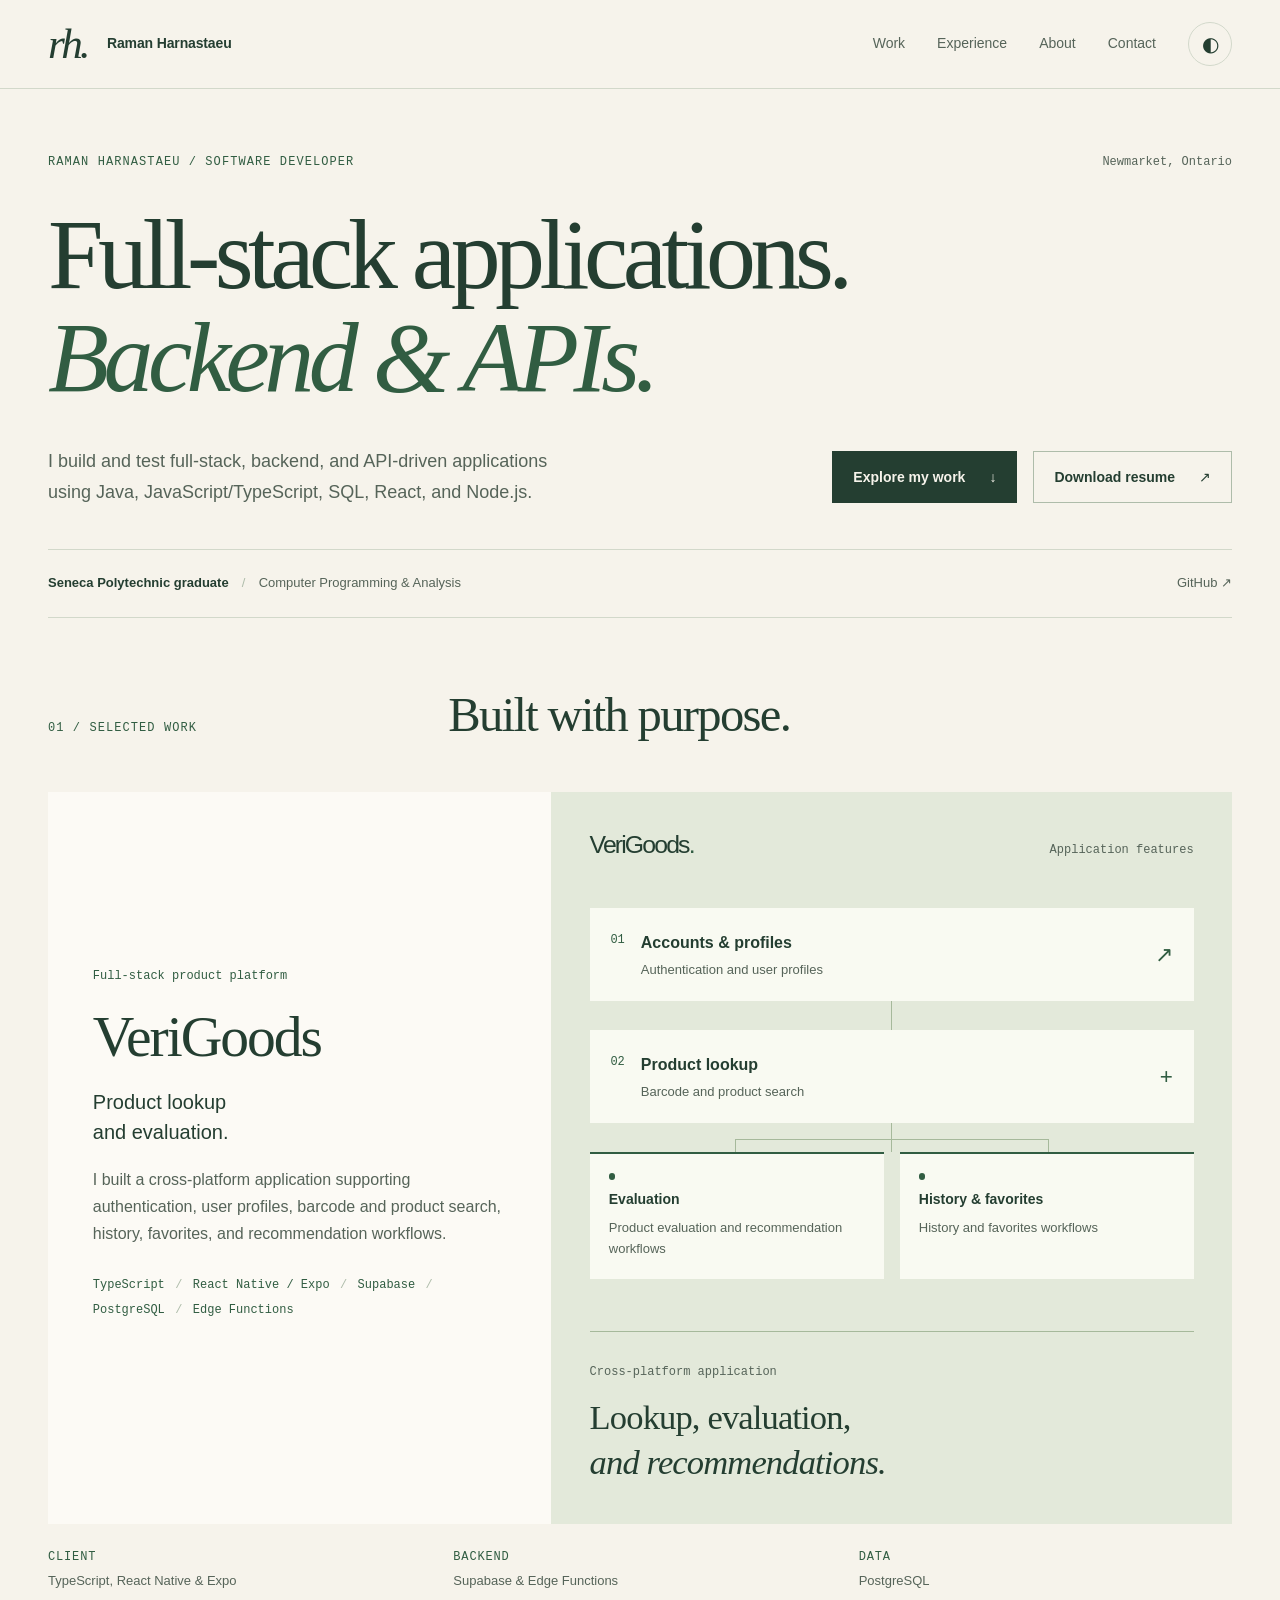
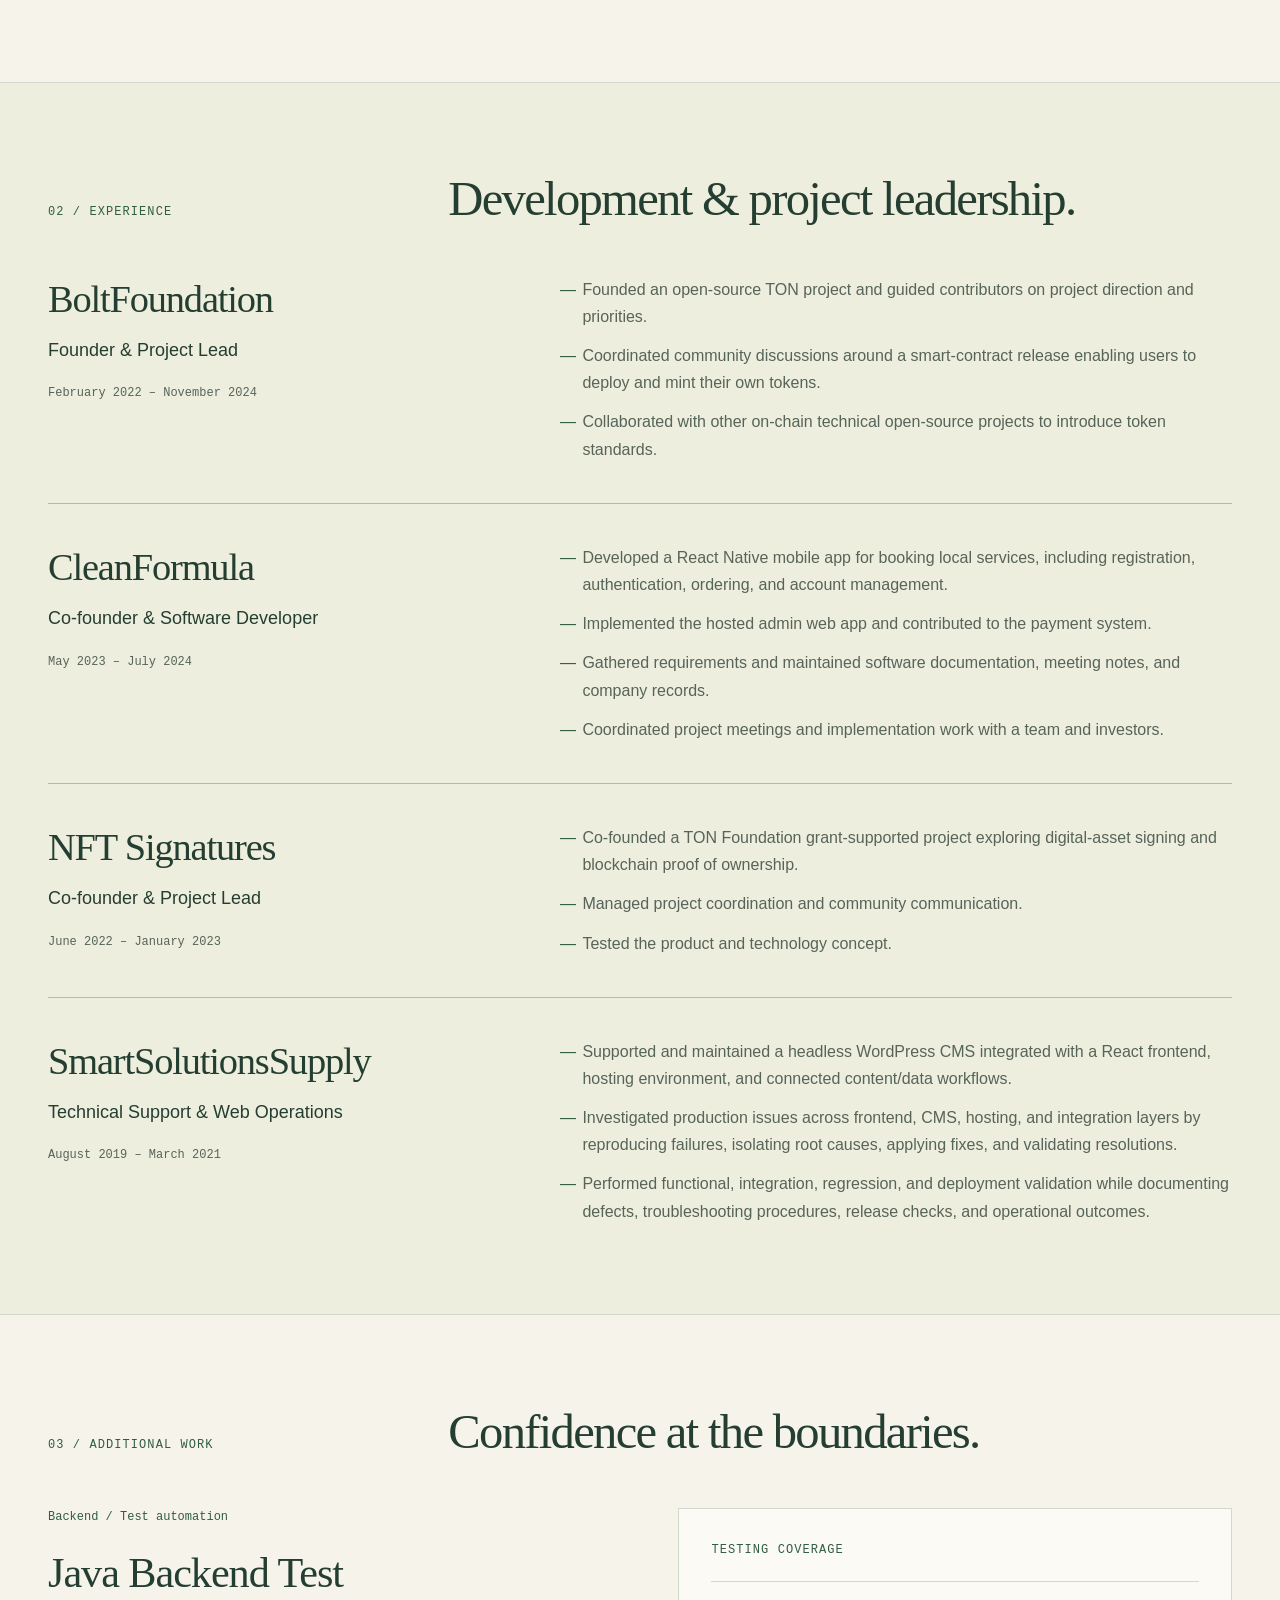
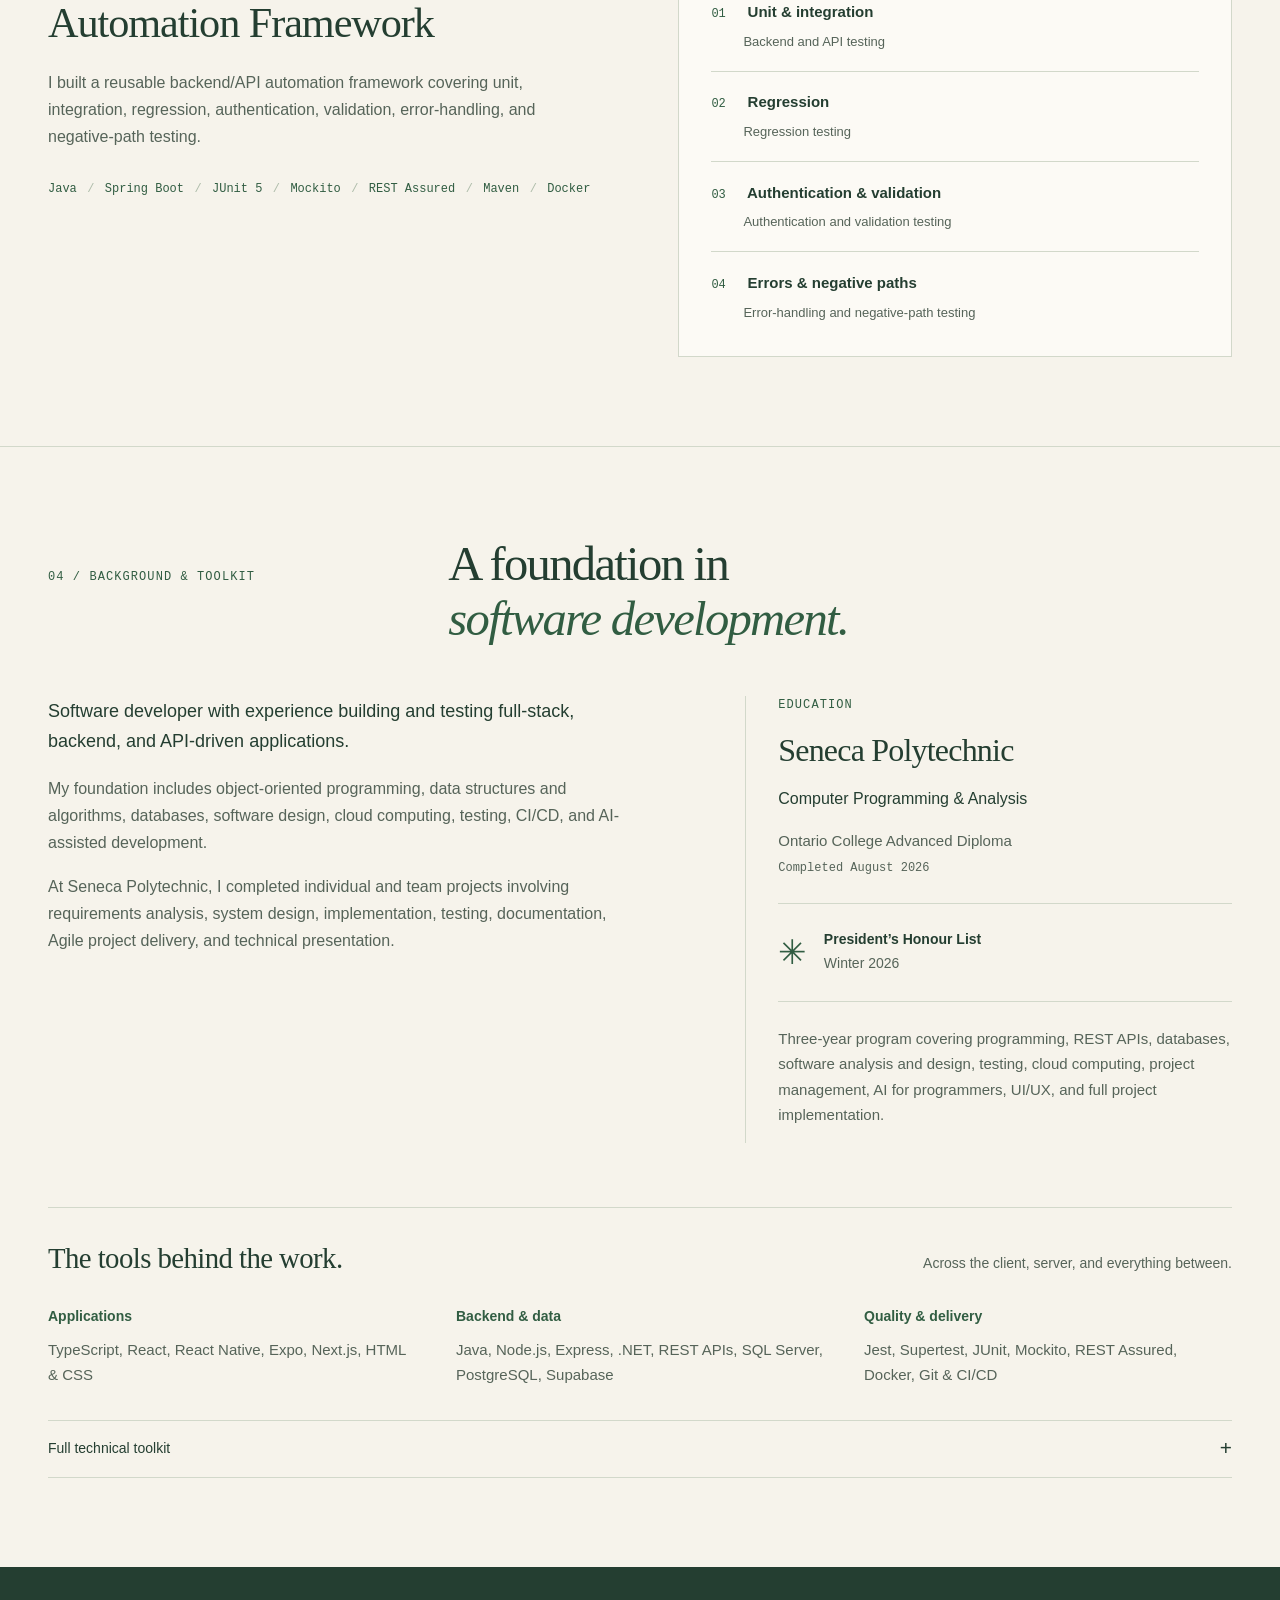
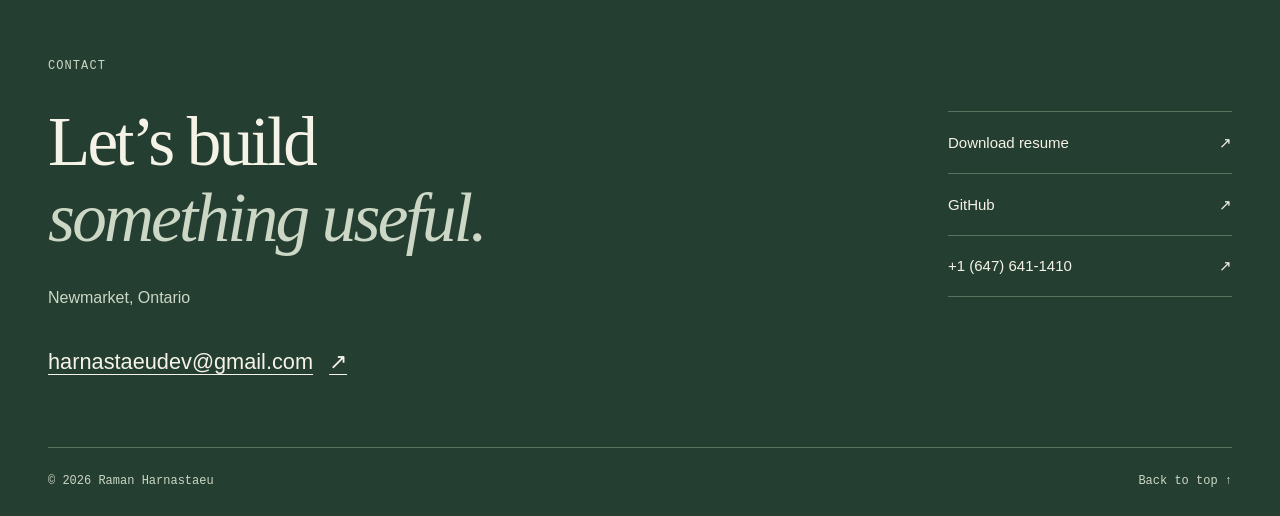
<file: index.html>
<!DOCTYPE html>
<html lang="en-CA">
<head>
  <meta charset="utf-8">
  <meta name="viewport" content="width=device-width, initial-scale=1">
  <title>Raman Harnastaeu | Software Developer — Full-Stack, Backend &amp; APIs</title>
  <meta name="description" content="Raman Harnastaeu is a software developer in Newmarket, Ontario, building and testing full-stack, backend, and API-driven applications.">
  <meta name="author" content="Raman Harnastaeu">
  <meta name="google-site-verification" content="CMGuB37SijL-CZBKbqnAQmD6jr3tJRhZkyLk9y2Byo0">
  <meta name="robots" content="index, follow, max-image-preview:large">
  <meta name="theme-color" content="#f6f3eb" media="(prefers-color-scheme: light)">
  <meta name="theme-color" content="#17241e" media="(prefers-color-scheme: dark)">

  <link rel="canonical" href="https://romanharnastaeu.github.io/">
  <link rel="icon" type="image/png" href="assets/favicon.png">
  <link rel="stylesheet" href="styles.css">

  <meta property="og:type" content="website">
  <meta property="og:locale" content="en_CA">
  <meta property="og:site_name" content="Raman Harnastaeu — Software Developer">
  <meta property="og:title" content="Raman Harnastaeu | Software Developer — Full-Stack, Backend &amp; APIs">
  <meta property="og:description" content="Full-stack, backend, and API-driven applications from a Seneca Polytechnic Computer Programming &amp; Analysis graduate.">
  <meta property="og:url" content="https://romanharnastaeu.github.io/">
  <meta name="twitter:card" content="summary">
  <meta name="twitter:title" content="Raman Harnastaeu | Software Developer">
  <meta name="twitter:description" content="Full-stack, backend, and API-driven applications, software testing, and project experience.">

  <script>
    document.documentElement.classList.add('js');
    try {
      const savedTheme = localStorage.getItem('portfolio-theme');
      if (savedTheme === 'light' || savedTheme === 'dark') document.documentElement.dataset.theme = savedTheme;
    } catch (_) {}
  </script>
  <script type="application/ld+json">
  [
    {
      "@context": "https://schema.org",
      "@type": "Person",
      "name": "Raman Harnastaeu",
      "url": "https://romanharnastaeu.github.io/",
      "jobTitle": "Software Developer",
      "email": "mailto:harnastaeudev@gmail.com",
      "telephone": "+1-647-641-1410",
      "address": {
        "@type": "PostalAddress",
        "addressLocality": "Newmarket",
        "addressRegion": "Ontario",
        "addressCountry": "CA"
      },
      "sameAs": [
        "https://github.com/romanharnastaeu"
      ],
      "alumniOf": {
        "@type": "CollegeOrUniversity",
        "name": "Seneca Polytechnic"
      },
      "hasCredential": {
        "@type": "EducationalOccupationalCredential",
        "name": "Computer Programming & Analysis",
        "credentialCategory": "Ontario College Advanced Diploma",
        "recognizedBy": {
          "@type": "CollegeOrUniversity",
          "name": "Seneca Polytechnic"
        }
      },
      "award": "President's Honour List — Winter 2026",
      "description": "Software developer building and testing full-stack, backend, and API-driven applications. Seneca Polytechnic Computer Programming & Analysis graduate with a foundation in databases, software design, cloud computing, testing, CI/CD, and AI-assisted development.",
      "knowsAbout": [
        "Full-stack software development",
        "Backend software development",
        "REST APIs",
        "Database-backed applications",
        "Software testing",
        "Cloud computing",
        "AI-assisted software development"
      ]
    },
    {
      "@context": "https://schema.org",
      "@type": "WebSite",
      "name": "Raman Harnastaeu — Software Developer Portfolio",
      "url": "https://romanharnastaeu.github.io/",
      "description": "The software development portfolio of Raman Harnastaeu, featuring full-stack, backend, API, database, and testing work.",
      "inLanguage": "en-CA"
    }
  ]
  </script>
  <script src="script.js" defer></script>
</head>
<body>
  <a class="skip-link" href="#main-content">Skip to main content</a>
  <header class="site-header">
    <div class="shell nav-shell">
      <a class="brand" href="#top" aria-label="Raman Harnastaeu — home"><span class="brand-mark" aria-hidden="true">rh.</span><span class="brand-name">Raman Harnastaeu</span></a>
      <button class="nav-toggle" type="button" aria-expanded="false" aria-controls="primary-navigation"><span class="sr-only">Open navigation</span><span class="nav-toggle-line" aria-hidden="true"></span><span class="nav-toggle-line" aria-hidden="true"></span></button>
      <nav class="primary-nav" id="primary-navigation" aria-label="Primary navigation">
        <a href="#projects">Work</a><a href="#experience">Experience</a><a href="#about">About</a><a href="#contact">Contact</a>
      </nav>
      <button class="theme-toggle" type="button" aria-label="Switch to dark theme"><span aria-hidden="true">◐</span><span class="sr-only theme-label">Theme</span></button>
    </div>
  </header>
  <main id="main-content">
    <section class="hero" id="top" aria-labelledby="hero-title">
      <div class="shell">
        <div class="hero-overline"><p class="eyebrow">Raman Harnastaeu / Software Developer</p><p class="location">Newmarket, Ontario</p></div>
        <h1 id="hero-title">Full-stack applications.<br><em>Backend &amp; APIs.</em></h1>
        <div class="hero-bottom">
          <p class="hero-intro">I build and test full-stack, backend, and API-driven applications using Java, JavaScript/TypeScript, SQL, React, and Node.js.</p>
          <div class="hero-actions"><a class="button button-primary" href="#projects">Explore my work <span aria-hidden="true">↓</span></a><a class="button button-secondary" href="Raman_Harnastaeu_Software_Developer_Resume.pdf" download>Download resume <span aria-hidden="true">↗</span></a></div>
        </div>
        <div class="hero-footnote"><p><strong>Seneca Polytechnic graduate</strong><span aria-hidden="true"> / </span>Computer Programming &amp; Analysis</p><nav class="social-links" aria-label="Professional profiles"><a href="https://github.com/romanharnastaeu" target="_blank" rel="noopener noreferrer">GitHub ↗</a></nav></div>
      </div>
    </section>

    <section class="section selected-work" id="projects" aria-labelledby="projects-title">
      <div class="shell">
        <div class="section-heading"><p class="eyebrow">01 / Selected work</p><h2 id="projects-title">Built with purpose.</h2></div>
        <article class="featured-project">
          <div class="project-copy">
            <div class="project-meta"><span class="project-category">Full-stack product platform</span></div>
            <h3>VeriGoods</h3>
            <p class="project-lede">Product lookup<br>and evaluation.</p>
            <p>I built a cross-platform application supporting authentication, user profiles, barcode and product search, history, favorites, and recommendation workflows.</p>
            <ul class="project-stack" aria-label="VeriGoods technologies"><li>TypeScript</li><li>React Native / Expo</li><li>Supabase</li><li>PostgreSQL</li><li>Edge Functions</li></ul>
          </div>
          <figure class="product-visual" aria-labelledby="product-visual-caption">
            <div class="visual-heading"><span class="visual-wordmark">VeriGoods<span aria-hidden="true">.</span></span><span class="visual-label">Application features</span></div>
            <div class="product-path">
              <div class="path-node"><span class="path-number">01</span><div><strong>Accounts &amp; profiles</strong><span>Authentication and user profiles</span></div><span class="path-symbol" aria-hidden="true">↗</span></div>
              <div class="path-connector" aria-hidden="true"></div>
              <div class="path-node"><span class="path-number">02</span><div><strong>Product lookup</strong><span>Barcode and product search</span></div><span class="path-symbol" aria-hidden="true">+</span></div>
              <div class="path-connector" aria-hidden="true"></div>
              <div class="path-branches">
                <div class="path-outcome"><span class="outcome-dot" aria-hidden="true"></span><strong>Evaluation</strong><p>Product evaluation and recommendation workflows</p></div>
                <div class="path-outcome"><span class="outcome-dot" aria-hidden="true"></span><strong>History &amp; favorites</strong><p>History and favorites workflows</p></div>
              </div>
            </div>
            <figcaption id="product-visual-caption"><span class="caption-index">Cross-platform application</span><p>Lookup, evaluation,<br><em>and recommendations.</em></p></figcaption>
          </figure>
        </article>
        <div class="project-notes"><p><span>Client</span>TypeScript, React Native &amp; Expo</p><p><span>Backend</span>Supabase &amp; Edge Functions</p><p><span>Data</span>PostgreSQL</p></div>
      </div>
    </section>

    <section class="section experience-section" id="experience" aria-labelledby="experience-title">
      <div class="shell">
        <div class="section-heading"><p class="eyebrow">02 / Experience</p><h2 id="experience-title">Development &amp; project leadership.</h2></div>
        <div class="experience-list">
          <article class="experience-entry">
            <div class="experience-heading"><h3>BoltFoundation</h3><p class="role-title">Founder &amp; Project Lead</p><p class="date">February 2022 – November 2024</p></div>
            <ul class="evidence-list">
              <li>Founded an open-source TON project and guided contributors on project direction and priorities.</li>
              <li>Coordinated community discussions around a smart-contract release enabling users to deploy and mint their own tokens.</li>
              <li>Collaborated with other on-chain technical open-source projects to introduce token standards.</li>
            </ul>
          </article>
          <article class="experience-entry">
            <div class="experience-heading"><h3>CleanFormula</h3><p class="role-title">Co-founder &amp; Software Developer</p><p class="date">May 2023 – July 2024</p></div>
            <ul class="evidence-list">
              <li>Developed a React Native mobile app for booking local services, including registration, authentication, ordering, and account management.</li>
              <li>Implemented the hosted admin web app and contributed to the payment system.</li>
              <li>Gathered requirements and maintained software documentation, meeting notes, and company records.</li>
              <li>Coordinated project meetings and implementation work with a team and investors.</li>
            </ul>
          </article>
          <article class="experience-entry">
            <div class="experience-heading"><h3>NFT Signatures</h3><p class="role-title">Co-founder &amp; Project Lead</p><p class="date">June 2022 – January 2023</p></div>
            <ul class="evidence-list">
              <li>Co-founded a TON Foundation grant-supported project exploring digital-asset signing and blockchain proof of ownership.</li>
              <li>Managed project coordination and community communication.</li>
              <li>Tested the product and technology concept.</li>
            </ul>
          </article>
          <article class="experience-entry">
            <div class="experience-heading"><h3>SmartSolutionsSupply</h3><p class="role-title">Technical Support &amp; Web Operations</p><p class="date">August 2019 – March 2021</p></div>
            <ul class="evidence-list">
              <li>Supported and maintained a headless WordPress CMS integrated with a React frontend, hosting environment, and connected content/data workflows.</li>
              <li>Investigated production issues across frontend, CMS, hosting, and integration layers by reproducing failures, isolating root causes, applying fixes, and validating resolutions.</li>
              <li>Performed functional, integration, regression, and deployment validation while documenting defects, troubleshooting procedures, release checks, and operational outcomes.</li>
            </ul>
          </article>
        </div>
      </div>
    </section>

    <section class="section additional-work" aria-labelledby="additional-work-title">
      <div class="shell"><div class="section-heading"><p class="eyebrow">03 / Additional work</p><h2 id="additional-work-title">Confidence at the boundaries.</h2></div>
        <article class="secondary-project">
          <div class="secondary-project-copy"><p class="project-category">Backend / Test automation</p><h3>Java Backend Test<br>Automation Framework</h3><p>I built a reusable backend/API automation framework covering unit, integration, regression, authentication, validation, error-handling, and negative-path testing.</p><ul class="project-stack" aria-label="Java framework technologies"><li>Java</li><li>Spring Boot</li><li>JUnit 5</li><li>Mockito</li><li>REST Assured</li><li>Maven</li><li>Docker</li></ul></div>
          <div class="verification-map"><p class="eyebrow">Testing coverage</p><dl><div><dt><span>01</span> Unit &amp; integration</dt><dd>Backend and API testing</dd></div><div><dt><span>02</span> Regression</dt><dd>Regression testing</dd></div><div><dt><span>03</span> Authentication &amp; validation</dt><dd>Authentication and validation testing</dd></div><div><dt><span>04</span> Errors &amp; negative paths</dt><dd>Error-handling and negative-path testing</dd></div></dl></div>
        </article>
      </div>
    </section>

    <section class="section about-section" id="about" aria-labelledby="about-title"><div class="shell">
      <div class="section-heading"><p class="eyebrow">04 / Background &amp; toolkit</p><h2 id="about-title">A foundation in<br><em>software development.</em></h2></div>
      <div class="about-grid">
        <div class="about-copy"><p class="about-lede">Software developer with experience building and testing full-stack, backend, and API-driven applications.</p><p>My foundation includes object-oriented programming, data structures and algorithms, databases, software design, cloud computing, testing, CI/CD, and AI-assisted development.</p><p>At Seneca Polytechnic, I completed individual and team projects involving requirements analysis, system design, implementation, testing, documentation, Agile project delivery, and technical presentation.</p></div>
        <div class="education-summary" id="education"><p class="eyebrow">Education</p><h3>Seneca Polytechnic</h3><p class="education-program">Computer Programming &amp; Analysis</p><p>Ontario College Advanced Diploma<br><span class="date">Completed August 2026</span></p><div class="honour-note"><span aria-hidden="true">✳</span><p><strong>President’s Honour List</strong><br>Winter 2026</p></div><p class="education-detail">Three-year program covering programming, REST APIs, databases, software analysis and design, testing, cloud computing, project management, AI for programmers, UI/UX, and full project implementation.</p></div>
      </div>
      <div class="toolkit" id="skills"><div class="toolkit-heading"><h3>The tools behind the work.</h3><p>Across the client, server, and everything between.</p></div>
        <div class="toolkit-grid"><div><h4>Applications</h4><p>TypeScript, React, React Native, Expo, Next.js, HTML &amp; CSS</p></div><div><h4>Backend &amp; data</h4><p>Java, Node.js, Express, .NET, REST APIs, SQL Server, PostgreSQL, Supabase</p></div><div><h4>Quality &amp; delivery</h4><p>Jest, Supertest, JUnit, Mockito, REST Assured, Docker, Git &amp; CI/CD</p></div></div>
        <details class="full-toolkit"><summary>Full technical toolkit <span aria-hidden="true">+</span></summary><div class="skills-grid">
          <div><h4>Programming languages</h4><p>Java, C#, C, C++, JavaScript, TypeScript, SQL, Python</p></div>
          <div><h4>Backend &amp; APIs</h4><p>Node.js, Express, .NET / ASP.NET Core, REST APIs, HTTP/JSON, Postman, client-server architecture</p></div>
          <div><h4>Frontend</h4><p>React, Next.js, React Native, Expo, HTML5, CSS3</p></div>
          <div><h4>Databases</h4><p>Microsoft SQL Server, Oracle, PostgreSQL, MySQL, MongoDB, Supabase</p></div>
          <div><h4>Testing &amp; quality</h4><p>Jest, Supertest, JUnit 5, Mockito, REST Assured, API testing, integration testing, regression testing, debugging, root-cause analysis</p></div>
          <div><h4>Software engineering</h4><p>Object-oriented programming, data structures, algorithms, software analysis and design, design patterns, Git/GitHub, Agile/Scrum, code review</p></div>
          <div><h4>Cloud &amp; DevOps</h4><p>Docker, Linux, CI/CD, Google Cloud Platform (GCP), cloud-computing fundamentals, AWS fundamentals</p></div>
          <div><h4>AI-assisted development</h4><p>Claude Code, OpenAI Codex, MCP, agent workflows, prompt engineering, LLM application patterns, tool/function calling, AI-assisted debugging and code review</p></div>
        </div></details>
      </div>
    </div></section>
  </main>
  <footer class="site-footer" id="contact"><div class="shell"><div class="footer-grid"><div><p class="eyebrow">Contact</p><h2>Let’s build<br><em>something useful.</em></h2><p class="footer-intro">Newmarket, Ontario</p><a class="contact-email" href="mailto:harnastaeudev@gmail.com">harnastaeudev@gmail.com <span aria-hidden="true">↗</span></a></div><nav class="footer-links" aria-label="Contact and professional links"><a href="Raman_Harnastaeu_Software_Developer_Resume.pdf" download><span>Download resume</span><span aria-hidden="true">↗</span></a><a href="https://github.com/romanharnastaeu" target="_blank" rel="noopener noreferrer"><span>GitHub</span><span aria-hidden="true">↗</span></a><a href="tel:+16476411410"><span>+1 (647) 641-1410</span><span aria-hidden="true">↗</span></a></nav></div><div class="footer-bottom"><p>© <span id="current-year">2026</span> Raman Harnastaeu</p><a href="#top">Back to top ↑</a></div></div></footer>
</body>
</html>
</file>
<file: styles.css>
:root {
  color-scheme: light;
  --bg: #f6f3eb;
  --surface: #fcfaf5;
  --surface-soft: #eeeede;
  --surface-strong: #e2e8da;
  --text: #243e31;
  --muted: #566459;
  --accent: #315d42;
  --accent-soft: #e4eadc;
  --border: #d2d8ca;
  --border-strong: #aebcaa;
  --header-bg: rgba(246, 243, 235, .95);
  --visual-bg: #e3e9da;
  --visual-card: #f9faf2;
  --visual-line: #a6b99b;
  --caution: #a67832;
  --dark-bg: #243e31;
  --dark-text: #f5f3e7;
  --dark-muted: #ccd7c5;
  --dark-line: #59725e;
  --serif: Georgia, 'Times New Roman', serif;
  --sans: -apple-system, BlinkMacSystemFont, 'Segoe UI', sans-serif;
  --mono: 'SFMono-Regular', Consolas, 'Liberation Mono', monospace;
  --shell: 74rem;
}
@media (prefers-color-scheme: dark) {
  :root:not([data-theme='light']) {
    color-scheme: dark;
    --bg: #17241e; --surface: #1d2c23; --surface-soft: #223328; --surface-strong: #2c4131;
    --text: #f1f1e6; --muted: #bdcaba; --accent: #bbd4a6; --accent-soft: #2b3f2c;
    --border: #3d4e40; --border-strong: #63785d; --header-bg: rgba(23, 36, 30, .95);
    --visual-bg: #283c2c; --visual-card: #1d2d23; --visual-line: #677f5a; --caution: #d4b777;
    --dark-bg: #101c16; --dark-text: #f1f1e6; --dark-muted: #bdcaba; --dark-line: #40543f;
  }
}
:root[data-theme='dark'] {
  color-scheme: dark;
  --bg: #17241e; --surface: #1d2c23; --surface-soft: #223328; --surface-strong: #2c4131;
  --text: #f1f1e6; --muted: #bdcaba; --accent: #bbd4a6; --accent-soft: #2b3f2c;
  --border: #3d4e40; --border-strong: #63785d; --header-bg: rgba(23, 36, 30, .95);
  --visual-bg: #283c2c; --visual-card: #1d2d23; --visual-line: #677f5a; --caution: #d4b777;
  --dark-bg: #101c16; --dark-text: #f1f1e6; --dark-muted: #bdcaba; --dark-line: #40543f;
}
*, *::before, *::after { box-sizing: border-box; }
html { scroll-behavior: smooth; scroll-padding-top: 6rem; }
body { margin: 0; background: var(--bg); color: var(--text); font: 400 1rem/1.7 var(--sans); -webkit-font-smoothing: antialiased; }
button, input, textarea, select { font: inherit; }
button, a, summary { -webkit-tap-highlight-color: transparent; }
a { color: inherit; text-underline-offset: .25em; }
button { cursor: pointer; }
img, svg { display: block; max-width: 100%; }
figure, dl { margin: 0; }
::selection { background: var(--text); color: var(--bg); }
:focus-visible { outline: 3px solid var(--accent); outline-offset: 5px; }
.shell { width: min(calc(100% - 5rem), var(--shell)); margin-inline: auto; }
.sr-only { position: absolute; width: 1px; height: 1px; padding: 0; margin: -1px; overflow: hidden; clip: rect(0, 0, 0, 0); white-space: nowrap; border: 0; }
.skip-link { position: fixed; top: 1rem; left: 1rem; z-index: 100; padding: .7rem 1rem; background: var(--text); color: var(--bg); transform: translateY(-200%); }
.skip-link:focus { transform: translateY(0); }
.site-header { position: sticky; top: 0; z-index: 50; border-bottom: 1px solid var(--border); background: var(--header-bg); backdrop-filter: blur(12px); }
.nav-shell { position: relative; display: flex; align-items: center; gap: 2rem; min-height: 5.5rem; }
.brand { display: inline-flex; align-items: center; gap: 1rem; text-decoration: none; flex-shrink: 0; }
.brand-mark { font: italic 2.7rem/1 var(--serif); letter-spacing: -.18rem; padding-right: .2rem; }
.brand-name { font-size: .875rem; font-weight: 550; letter-spacing: -.01em; }
.primary-nav { display: flex; align-items: center; gap: 2rem; margin-left: auto; }
.primary-nav a { display: inline-flex; align-items: center; min-height: 2.75rem; color: var(--muted); font-size: .875rem; text-decoration: none; transition: color 160ms ease; }
.primary-nav a:hover { color: var(--text); text-decoration: underline; }
.theme-toggle { display: none; place-items: center; width: 2.75rem; height: 2.75rem; flex: 0 0 2.75rem; padding: 0; border: 1px solid var(--border); border-radius: 50%; background: transparent; color: var(--text); font-size: 1.25rem; }
.js .theme-toggle { display: grid; }
.theme-toggle:hover { background: var(--accent-soft); }
.nav-toggle { display: none; position: relative; width: 2.75rem; height: 2.75rem; flex: 0 0 2.75rem; padding: .75rem; border: 1px solid var(--border); background: var(--bg); color: var(--text); }
.nav-toggle-line { display: block; height: 1px; background: currentColor; transition: transform 160ms ease; }
.nav-toggle-line + .nav-toggle-line { margin-top: 6px; }
.nav-shell[data-nav-open='true'] .nav-toggle-line:nth-last-child(2) { transform: translateY(3.5px) rotate(45deg); }
.nav-shell[data-nav-open='true'] .nav-toggle-line:last-child { transform: translateY(-3.5px) rotate(-45deg); }
.eyebrow, .location, .date, .project-category, .source-note, .visual-label, .caption-index { font: 400 .75rem/1.6 var(--mono); }
.eyebrow { margin: 0; color: var(--accent); letter-spacing: .09em; text-transform: uppercase; }
.hero { padding-block: clamp(3rem, 5vw, 4.5rem) 0; }
.hero-overline { display: flex; flex-wrap: wrap; justify-content: space-between; gap: 1rem; align-items: baseline; }
.location { margin: 0; color: var(--muted); font-size: .75rem; }
.hero h1 { margin: 2rem 0 2.25rem; font: 400 clamp(3rem, 7.8vw, 6.8rem)/1.03 var(--serif); letter-spacing: -.055em; }
h1 em, h2 em { color: var(--accent); font-weight: 400; }
.hero-bottom { display: flex; align-items: center; justify-content: space-between; gap: 2rem 3rem; }
.hero-intro { max-width: 33rem; margin: 0; color: var(--muted); font-size: 1.125rem; line-height: 1.75; }
.hero-actions { display: flex; flex-wrap: wrap; align-items: center; gap: 1rem; }
.button { display: inline-flex; align-items: center; justify-content: center; gap: 1.5rem; min-height: 3.25rem; padding: .8rem 1.25rem; border: 1px solid transparent; font-size: .875rem; font-weight: 550; line-height: 1.5; text-decoration: none; transition: background-color 160ms ease, border-color 160ms ease, color 160ms ease; }
.button-primary { background: var(--text); color: var(--bg); }
.button-primary:hover { background: var(--accent); }
.button-secondary { border-color: var(--border-strong); background: transparent; color: var(--text); }
.button-secondary:hover { border-color: var(--text); background: var(--accent-soft); }
.hero-footnote { display: flex; justify-content: space-between; flex-wrap: wrap; align-items: center; gap: 1rem; padding-block: 1.4rem; margin-top: 2.5rem; border-block: 1px solid var(--border); color: var(--muted); font-size: .8125rem; }
.hero-footnote p { margin: 0; }
.hero-footnote strong { color: var(--text); font-weight: 550; }
.hero-footnote p > span { padding-inline: .6rem; color: var(--border-strong); }
.social-links { display: flex; flex-wrap: wrap; gap: 1.5rem; }
.social-links a { text-decoration: none; }
.social-links a:hover { text-decoration: underline; }
.section { padding-block: clamp(4rem, 7vw, 6.75rem); scroll-margin-top: 5rem; }
.selected-work { padding-top: clamp(3.5rem, 5.5vw, 4.5rem); }
.section-heading { display: grid; grid-template-columns: minmax(12rem, .47fr) minmax(0, 1fr); align-items: baseline; gap: 2rem; margin-bottom: 3rem; }
.section-heading h2 { margin: 0; font: 400 clamp(2.1rem, 3.8vw, 3.75rem)/1.14 var(--serif); letter-spacing: -.035em; }
.featured-project { display: grid; grid-template-columns: minmax(0, .85fr) minmax(0, 1.15fr); background: var(--surface); }
.project-copy { align-self: center; padding: clamp(1.7rem, 3.5vw, 3.4rem); }
.project-meta { display: flex; flex-wrap: wrap; gap: .5rem 1rem; align-items: center; }
.project-category { margin: 0; color: var(--accent); }
.source-note { display: inline-block; padding: .1rem .55rem; border: 1px solid var(--border); color: var(--muted); font-size: .75rem; }
.project-copy h3 { margin: 1.3rem 0 1rem; font: 400 clamp(2.75rem, 4.5vw, 4.5rem)/1.05 var(--serif); letter-spacing: -.035em; }
.project-lede { color: var(--text) !important; font-size: 1.25rem; line-height: 1.5; }
.project-copy > p { color: var(--muted); margin-block: 1.2rem; }
.project-stack { display: flex; flex-wrap: wrap; gap: .25rem 0; margin: 1.75rem 0; padding: 0; list-style: none; }
.project-stack li { font: 400 .75rem/1.7 var(--mono); color: var(--accent); }
.project-stack li:not(:last-child)::after { content: '/'; padding-inline: .65rem; color: var(--border-strong); }
.text-link { display: inline-flex; align-items: center; justify-content: space-between; gap: 2rem; min-height: 2.75rem; padding-block: .55rem; border-bottom: 1px solid var(--text); font-size: .875rem; font-weight: 550; text-decoration: none; }
.text-link span { transition: transform 160ms ease; }
.text-link:hover span { transform: translate(2px, -2px); }
.product-visual { display: flex; flex-direction: column; justify-content: space-between; padding: clamp(1.5rem, 3vw, 2.75rem); background: var(--visual-bg); color: var(--text); }
.visual-heading { display: flex; justify-content: space-between; flex-wrap: wrap; gap: 1rem; align-items: baseline; padding-bottom: 2rem; }
.visual-wordmark { font: 500 1.55rem/1.2 var(--sans); letter-spacing: -.075em; }
.visual-wordmark > span { color: var(--accent); }
.visual-label { color: var(--muted); font-size: .75rem; }
.product-path { padding-block: 1rem; }
.path-node { display: flex; align-items: center; gap: 1rem; padding: 1.3rem; background: var(--visual-card); }
.path-number { align-self: flex-start; padding-top: .1rem; font: 400 .75rem/1.6 var(--mono); color: var(--accent); }
.path-node strong { display: block; font-size: 1rem; font-weight: 550; }
.path-node div > span { display: block; margin-top: .15rem; color: var(--muted); font-size: .8125rem; }
.path-symbol { margin-left: auto; font-size: 1.4rem; color: var(--accent); }
.path-connector { height: 1.8rem; width: 1px; background: var(--visual-line); margin-inline: auto; }
.path-branches { display: grid; grid-template-columns: 1fr 1fr; gap: 1rem; position: relative; }
.path-branches::before { position: absolute; top: -.85rem; right: 24%; left: 24%; height: .85rem; border: 1px solid var(--visual-line); border-bottom: 0; content: ''; }
.path-outcome { padding: 1.2rem; background: var(--visual-card); border-top: 2px solid var(--accent); }
.path-outcome-cautious { border-top-color: var(--caution); }
.outcome-dot { display: block; width: .4rem; height: .4rem; margin-bottom: .6rem; border-radius: 50%; background: var(--accent); }
.path-outcome-cautious .outcome-dot { background: var(--caution); }
.path-outcome strong { display: block; font-size: .875rem; font-weight: 550; line-height: 1.5; }
.path-outcome p { margin: .5rem 0 0; color: var(--muted); font-size: .8125rem; line-height: 1.6; }
.product-visual figcaption { margin-top: 2.25rem; padding-top: 1.5rem; border-top: 1px solid var(--visual-line); }
.caption-index { color: var(--muted); font-size: .75rem; }
.product-visual figcaption p { margin: .75rem 0 0; font: 400 clamp(1.6rem, 2.7vw, 2.25rem)/1.3 var(--serif); letter-spacing: -.025em; }
.project-notes { display: grid; grid-template-columns: repeat(3, 1fr); gap: 2rem; padding-top: 1.5rem; }
.project-notes p { margin: 0; font-size: .8125rem; color: var(--muted); }
.project-notes span { display: block; margin-bottom: .2rem; font: 400 .75rem/1.6 var(--mono); color: var(--accent); text-transform: uppercase; letter-spacing: .07em; }
.experience-section { border-block: 1px solid var(--border); background: var(--surface-soft); }
.experience-list { display: grid; gap: 2.5rem; }
.experience-entry { display: grid; grid-template-columns: minmax(0, .8fr) minmax(0, 1.2fr); gap: clamp(2rem, 5vw, 5rem); }
.experience-entry + .experience-entry { padding-top: 2.5rem; border-top: 1px solid var(--border-strong); }
.experience-heading h3 { margin: 0; font: 400 clamp(1.75rem, 3vw, 2.5rem)/1.2 var(--serif); letter-spacing: -.03em; overflow-wrap: anywhere; }
.date { color: var(--muted); margin: 0; font-size: .75rem; }
.role-title { margin: .8rem 0 1.2rem; font-size: 1.125rem; }
.evidence-list { display: grid; gap: .75rem; list-style: none; padding: 0; margin: 1.5rem 0; color: var(--muted); }
.experience-entry .evidence-list { margin: 0; }
.evidence-list li { position: relative; padding-left: 1.4rem; }
.evidence-list li::before { content: '—'; position: absolute; left: 0; color: var(--accent); }
.secondary-project { display: grid; grid-template-columns: minmax(0, 1fr) minmax(0, 1fr); gap: clamp(2.5rem, 6vw, 5rem); }
.secondary-project-copy h3 { margin: 1.25rem 0; font: 400 clamp(2rem, 3.3vw, 3rem)/1.2 var(--serif); letter-spacing: -.025em; }
.secondary-project-copy > p:not(.project-category) { color: var(--muted); }
.secondary-project-copy .source-note { margin-top: .5rem; }
.verification-map { align-self: center; padding: 2rem; background: var(--surface); border: 1px solid var(--border); }
.verification-map > .eyebrow { padding-bottom: 1.25rem; border-bottom: 1px solid var(--border); }
.verification-map dl > div { padding-block: 1.1rem; border-bottom: 1px solid var(--border); }
.verification-map dl > div:last-child { padding-bottom: 0; border: 0; }
.verification-map dt { font-weight: 550; font-size: .9375rem; }
.verification-map dt span { display: inline-block; width: 2rem; color: var(--accent); font: 400 .75rem/1.5 var(--mono); }
.verification-map dd { margin: .4rem 0 0 2rem; font-size: .8125rem; color: var(--muted); }
.about-section { border-top: 1px solid var(--border); }
.about-grid { display: grid; grid-template-columns: minmax(0, 1.1fr) minmax(0, .9fr); gap: clamp(3rem, 8vw, 8rem); }
.about-copy > p { color: var(--muted); margin-top: 0; }
.about-copy .about-lede { color: var(--text); font-size: 1.125rem; }
.education-summary { padding-left: 2rem; border-left: 1px solid var(--border); scroll-margin-top: 7rem; }
.education-summary h3 { margin: 1rem 0; font: 400 2rem/1.2 var(--serif); letter-spacing: -.025em; }
.education-summary > p:not(.eyebrow):not(.education-program) { color: var(--muted); font-size: .9375rem; }
.education-program { margin-bottom: .4rem; }
.honour-note { display: flex; align-items: center; gap: 1.1rem; margin-block: 1.5rem; padding-block: 1.25rem; border-block: 1px solid var(--border); }
.honour-note > span { font-size: 2.1rem; color: var(--accent); }
.honour-note p { margin: 0; font-size: .875rem; color: var(--muted); }
.honour-note strong { color: var(--text); font-weight: 550; }
.toolkit { margin-top: 4rem; padding-top: 2rem; border-top: 1px solid var(--border); scroll-margin-top: 7rem; }
.toolkit-heading { display: flex; justify-content: space-between; flex-wrap: wrap; align-items: baseline; gap: .5rem 2rem; margin-bottom: 1.75rem; }
.toolkit-heading h3 { margin: 0; font: 400 1.8rem/1.3 var(--serif); letter-spacing: -.02em; }
.toolkit-heading p { margin: 0; color: var(--muted); font-size: .875rem; }
.toolkit-grid { display: grid; grid-template-columns: repeat(3, minmax(0, 1fr)); gap: 2.5rem; }
.toolkit h4 { margin: 0 0 .5rem; color: var(--accent); font-size: .875rem; font-weight: 550; }
.toolkit-grid p, .skills-grid p { margin: 0; color: var(--muted); font-size: .9375rem; }
.full-toolkit { margin-top: 2rem; border-block: 1px solid var(--border); }
.full-toolkit summary { display: flex; align-items: center; justify-content: space-between; gap: 1rem; padding-block: 1rem; cursor: pointer; list-style: none; font-size: .875rem; }
.full-toolkit summary::-webkit-details-marker { display: none; }
.full-toolkit summary > span { font-size: 1.3rem; line-height: 1; }
.full-toolkit[open] summary > span { transform: rotate(45deg); }
.skills-grid { display: grid; grid-template-columns: 1fr 1fr; gap: 2rem 3rem; padding-block: 1rem 2rem; }
.site-footer { padding-block: clamp(4rem, 7vw, 6.5rem) 1.5rem; background: var(--dark-bg); color: var(--dark-text); scroll-margin-top: 5rem; }
.site-footer .eyebrow { color: var(--dark-muted); }
.footer-grid { display: grid; grid-template-columns: minmax(0, 1.5fr) minmax(14rem, .5fr); gap: 3rem; }
.footer-grid h2 { margin: 1.75rem 0; font: 400 clamp(2.5rem, 5.4vw, 5rem)/1.1 var(--serif); letter-spacing: -.04em; }
.footer-grid h2 em { color: var(--dark-muted); }
.footer-intro { color: var(--dark-muted); margin-bottom: 1.75rem; }
.contact-email { display: inline-flex; align-items: center; flex-wrap: wrap; gap: 1rem; min-height: 2.75rem; font-size: clamp(1rem, 1.7vw, 1.5rem); text-decoration-thickness: 1px; overflow-wrap: anywhere; }
.footer-links { display: grid; align-content: start; margin-top: 3.4rem; }
.footer-links > a { display: flex; align-items: center; justify-content: space-between; gap: 1rem; padding-block: 1.1rem; border-bottom: 1px solid var(--dark-line); font-size: .9375rem; text-decoration: none; }
.footer-links > a:first-child { border-top: 1px solid var(--dark-line); }
.footer-links > a:hover { color: var(--dark-muted); }
.footer-bottom { display: flex; justify-content: space-between; flex-wrap: wrap; gap: 1rem; padding-top: 1.5rem; margin-top: 4rem; border-top: 1px solid var(--dark-line); color: var(--dark-muted); font: 400 .75rem/1.6 var(--mono); }
.footer-bottom p { margin: 0; }
.footer-bottom a { text-decoration: none; }
.site-footer :focus-visible { outline-color: var(--dark-text); }
/* Shared case-study reading layout */
.case-study-main { padding-bottom: 5rem; }
.case-study-hero { padding-block: clamp(3rem, 6vw, 5rem) 3rem; border-bottom: 1px solid var(--border); }
.back-link { display: inline-flex; min-height: 2.75rem; align-items: center; margin-bottom: 2rem; color: var(--muted); font-size: .875rem; text-decoration: none; }
.back-link:hover { text-decoration: underline; }
.case-study-hero h1 { margin: 1.25rem 0; font: 400 clamp(3.5rem, 8vw, 7rem)/1.05 var(--serif); letter-spacing: -.05em; }
.case-study-lede { max-width: 48rem; color: var(--muted); font-size: 1.2rem; line-height: 1.7; }
.case-facts { display: grid; grid-template-columns: repeat(4, minmax(0, 1fr)); gap: 2rem; margin-top: 2.5rem; padding-top: 1.5rem; border-top: 1px solid var(--border); }
.case-facts dt { color: var(--accent); font: 400 .75rem/1.6 var(--mono); letter-spacing: .07em; text-transform: uppercase; }
.case-facts dd { margin: .5rem 0 0; font-size: .875rem; }
.case-section { padding-top: clamp(3.5rem, 6vw, 5.5rem); }
.case-section > .shell { display: grid; grid-template-columns: minmax(0, .45fr) minmax(0, 1fr); gap: clamp(2rem, 6vw, 5.5rem); }
.case-section h2 { margin: .9rem 0 0; font: 400 clamp(1.8rem, 3vw, 2.75rem)/1.2 var(--serif); letter-spacing: -.03em; }
.case-body > :first-child { margin-top: 0; }
.case-body p { color: var(--muted); }
.case-body h3 { margin: 2rem 0 .6rem; font-size: 1.125rem; line-height: 1.5; font-weight: 550; }
.case-body > ul:not(.decision-list):not(.project-stack) { padding-left: 1.2rem; color: var(--muted); }
.case-body > ul > li + li { margin-top: .7rem; }
.case-body .project-stack { margin-bottom: 0; }
.architecture-flow { display: grid; grid-template-columns: 1fr; list-style: none; padding: 0; margin: 0 0 2rem; }
.architecture-flow li { position: relative; display: grid; grid-template-columns: 2rem 1fr; gap: .3rem 1rem; padding: 1.25rem 1.5rem; border: 1px solid var(--border); background: var(--surface); }
.architecture-flow li + li { margin-top: 1.15rem; }
.architecture-flow li:not(:last-child)::after { position: absolute; bottom: -1.15rem; left: 2.15rem; width: 1px; height: 1.15rem; content: ''; background: var(--border-strong); }
.architecture-flow li > span { grid-row: 1 / 3; color: var(--accent); font: 400 .75rem/1.6 var(--mono); padding-top: .15rem; }
.architecture-flow strong { font-size: 1rem; font-weight: 550; }
.architecture-flow small { grid-column: 2; color: var(--muted); font-size: .875rem; }
.decision-list { display: grid; grid-template-columns: 1fr 1fr; gap: 1rem; padding: 0; margin: 0; list-style: none; }
.decision-list li { padding: 1.4rem; background: var(--surface); border-top: 1px solid var(--border-strong); margin: 0 !important; }
.decision-list strong { display: block; font-size: 1rem; font-weight: 550; }
.decision-list p { margin: .6rem 0 0; font-size: .9375rem; }
.case-steps { display: grid; gap: 0; }
.case-step { display: grid; grid-template-columns: 2rem minmax(0, 1fr); gap: 1rem; padding-block: 1.5rem; border-top: 1px solid var(--border); }
.case-step:first-child { padding-top: 0; border: 0; }
.case-step > span { color: var(--accent); font: 400 .75rem/1.6 var(--mono); padding-top: .15rem; }
.case-step h3 { margin: 0 0 .5rem; }
.case-step p { margin: 0; }
.case-callout { padding: 1.5rem; margin-top: 1.5rem; border-left: 2px solid var(--accent); background: var(--accent-soft); }
.case-callout p { margin: 0; color: var(--text); }
.privacy-note { margin-top: 1.5rem; padding-top: 1.5rem; border-top: 1px solid var(--border); font-size: .875rem; }
.case-study-footer { padding-block: 3rem; border-top: 1px solid var(--border); }
.case-study-footer .shell { display: flex; flex-wrap: wrap; align-items: center; justify-content: space-between; gap: 1.5rem; }
.case-study-footer p { margin: 0; color: var(--muted); }
.case-showcase { margin-top: 3rem; }
.case-showcase .product-visual { padding: 2.5rem; }
.case-showcase .product-path { display: grid; grid-template-columns: 1fr 2rem 1fr 2rem 1.4fr; align-items: center; padding: 0; }
.case-showcase .path-node { min-height: 9rem; }
.case-showcase .path-connector { width: 100%; height: 1px; }
.case-showcase .path-symbol { display: none; }
.case-showcase .path-branches { grid-template-columns: 1fr; gap: .75rem; }
.case-showcase .path-branches::before { display: none; }
.case-showcase .path-outcome { padding: 1rem 1.2rem; }
.case-showcase .outcome-dot { display: none; }
.case-showcase figcaption { display: flex; align-items: baseline; justify-content: space-between; gap: 1rem; }
.case-showcase figcaption p { margin: 0; font-size: 1.65rem; }
@media (max-width: 68rem) {
  .hero-bottom { align-items: flex-start; flex-direction: column; }
  .section-heading { grid-template-columns: 1fr; gap: .9rem; }
  .path-branches { gap: .65rem; }
  .path-outcome { padding: 1rem; }
  .case-showcase .product-path { grid-template-columns: 1fr; }
  .case-showcase .path-node { min-height: auto; }
  .case-showcase .path-connector { width: 1px; height: 1.8rem; }
  .case-showcase .path-branches { grid-template-columns: 1fr 1fr; }
  .case-showcase figcaption { display: block; }
  .case-showcase figcaption p { margin-top: .75rem; }
}
@media (max-width: 54rem) {
  .shell { width: calc(100% - 3rem); }
  .nav-shell { gap: .75rem; flex-wrap: wrap; min-height: 4.5rem; padding-block: .5rem; }
  .brand { gap: .75rem; margin-right: auto; }
  .brand-mark { font-size: 2.35rem; }
  .js .nav-toggle { display: block; }
  .primary-nav { flex-basis: 100%; margin: 0; justify-content: space-between; gap: 1rem; }
  .js .primary-nav { position: absolute; top: calc(100% + 1px); right: 0; left: 0; display: none; padding: .75rem; border: 1px solid var(--border); background: var(--surface); }
  .js .primary-nav a { display: flex; padding: .65rem .75rem; min-height: 3rem; }
  .js .primary-nav a:hover { background: var(--accent-soft); text-decoration: none; }
  .nav-shell[data-nav-open='true'] .primary-nav { display: block; }
  .hero h1 { font-size: clamp(3.4rem, 9vw, 5.5rem); }
  .location { display: none; }
  .featured-project { grid-template-columns: 1fr; }
  .project-copy { padding: 2rem; }
  .project-copy > p { max-width: 40rem; }
  .product-visual { padding: 2rem; }
  .product-path { max-width: 32rem; width: 100%; align-self: center; }
  .experience-entry { grid-template-columns: 1fr; gap: 1.5rem; }
  .secondary-project, .about-grid { grid-template-columns: 1fr; gap: 2.5rem; }
  .education-summary { padding-left: 0; padding-top: 2rem; border-left: 0; border-top: 1px solid var(--border); }
  .toolkit-grid { grid-template-columns: 1fr; gap: 1.5rem; }
  .footer-grid { grid-template-columns: minmax(0, 1.4fr) minmax(11rem, .6fr); gap: 2rem; }
  .case-section > .shell { grid-template-columns: 1fr; gap: 1.75rem; }
  .case-facts { grid-template-columns: 1fr 1fr; }
  .case-showcase .product-path { max-width: 100%; }
}
@media (max-width: 38rem) {
  .shell { width: calc(100% - 2.5rem); }
  .brand-name { font-size: .75rem; }
  .brand-mark { font-size: 2.1rem; }
  .brand { gap: .6rem; }
  .nav-shell { gap: .6rem; }
  .hero { padding-top: 2.5rem; }
  .hero .eyebrow { max-width: 26ch; font-size: .75rem; }
  .hero h1 { margin-block: 1.75rem 2rem; font-size: clamp(2.45rem, 10vw, 3.8rem); letter-spacing: -.055em; }
  .hero-intro { font-size: 1rem; }
  .hero-actions { width: 100%; gap: .75rem; }
  .hero-actions .button { flex: 1 1 auto; gap: .75rem; padding-inline: 1rem; }
  .hero-footnote { margin-top: 2rem; font-size: .75rem; gap: .75rem; }
  .hero-footnote p > span { padding-inline: .25rem; }
  .section-heading { margin-bottom: 2rem; }
  .section-heading h2 { font-size: 2.2rem; }
  .project-copy { padding: 1.5rem; }
  .project-copy h3 { font-size: 3rem; }
  .product-visual { padding: 1.4rem; }
  .visual-heading { padding-bottom: 1rem; gap: .5rem; }
  .visual-wordmark { font-size: 1.4rem; }
  .path-node { padding: 1rem; gap: .8rem; }
  .path-node div > span { font-size: .75rem; }
  .path-symbol { display: none; }
  .path-outcome { padding: .9rem; }
  .path-outcome strong { font-size: .8125rem; }
  .path-outcome p { font-size: .75rem; }
  .product-visual figcaption { margin-top: 1.5rem; }
  .project-notes { grid-template-columns: 1fr; gap: 1rem; }
  .project-notes p { display: grid; grid-template-columns: 5rem 1fr; gap: 1rem; }
  .project-notes span { margin: 0; }
  .secondary-project-copy h3 { font-size: 2.1rem; }
  .verification-map { padding: 1.4rem; }
  .skills-grid { grid-template-columns: 1fr; }
  .footer-grid { grid-template-columns: 1fr; gap: 1rem; }
  .footer-links { margin-top: 1rem; }
  .footer-grid h2 { font-size: 2.8rem; }
  .footer-bottom { margin-top: 3rem; }
  .case-study-hero h1 { font-size: clamp(3rem, 14vw, 4.5rem); overflow-wrap: anywhere; }
  .case-study-lede { font-size: 1.0625rem; }
  .case-facts { gap: 1.5rem; }
  .case-facts dd { font-size: .8125rem; }
  .decision-list { grid-template-columns: 1fr; }
  .case-showcase .product-visual { padding: 1.4rem; }
  .case-showcase .path-outcome { padding: 1rem; }
  .architecture-flow li { padding: 1rem; grid-template-columns: 1.5rem 1fr; gap: .25rem .75rem; }
  .architecture-flow li:not(:last-child)::after { left: 1.7rem; }
  .case-study-footer .hero-actions { flex-direction: column; align-items: stretch; }
}
@media (max-width: 23rem) {
  .brand-name { max-width: 9rem; line-height: 1.4; }
  .nav-shell { gap: .45rem; }
  .brand { gap: .45rem; }
  .path-branches, .case-showcase .path-branches { grid-template-columns: 1fr; }
  .path-branches::before { display: none; }
  .hero-actions { flex-direction: column; align-items: stretch; }
  .contact-email { font-size: .9375rem; }
  .case-facts { grid-template-columns: 1fr; }
}
@media (prefers-reduced-motion: reduce) {
  html { scroll-behavior: auto; }
  *, *::before, *::after { scroll-behavior: auto !important; transition: none !important; animation: none !important; }
  .text-link:hover span { transform: none; }
}
@media print {
  .site-header, .skip-link, .hero-actions, .social-links, .footer-links, .theme-toggle, .nav-toggle, .footer-bottom a { display: none !important; }
  .shell { width: 100%; }
  .hero, .section, .case-section, .case-study-hero { padding-block: 1.5rem; }
  .hero h1 { font-size: 3.5rem; }
  .section-heading, .featured-project, .experience-entry, .secondary-project, .about-grid, .case-section > .shell { break-inside: avoid; }
}
</file>
